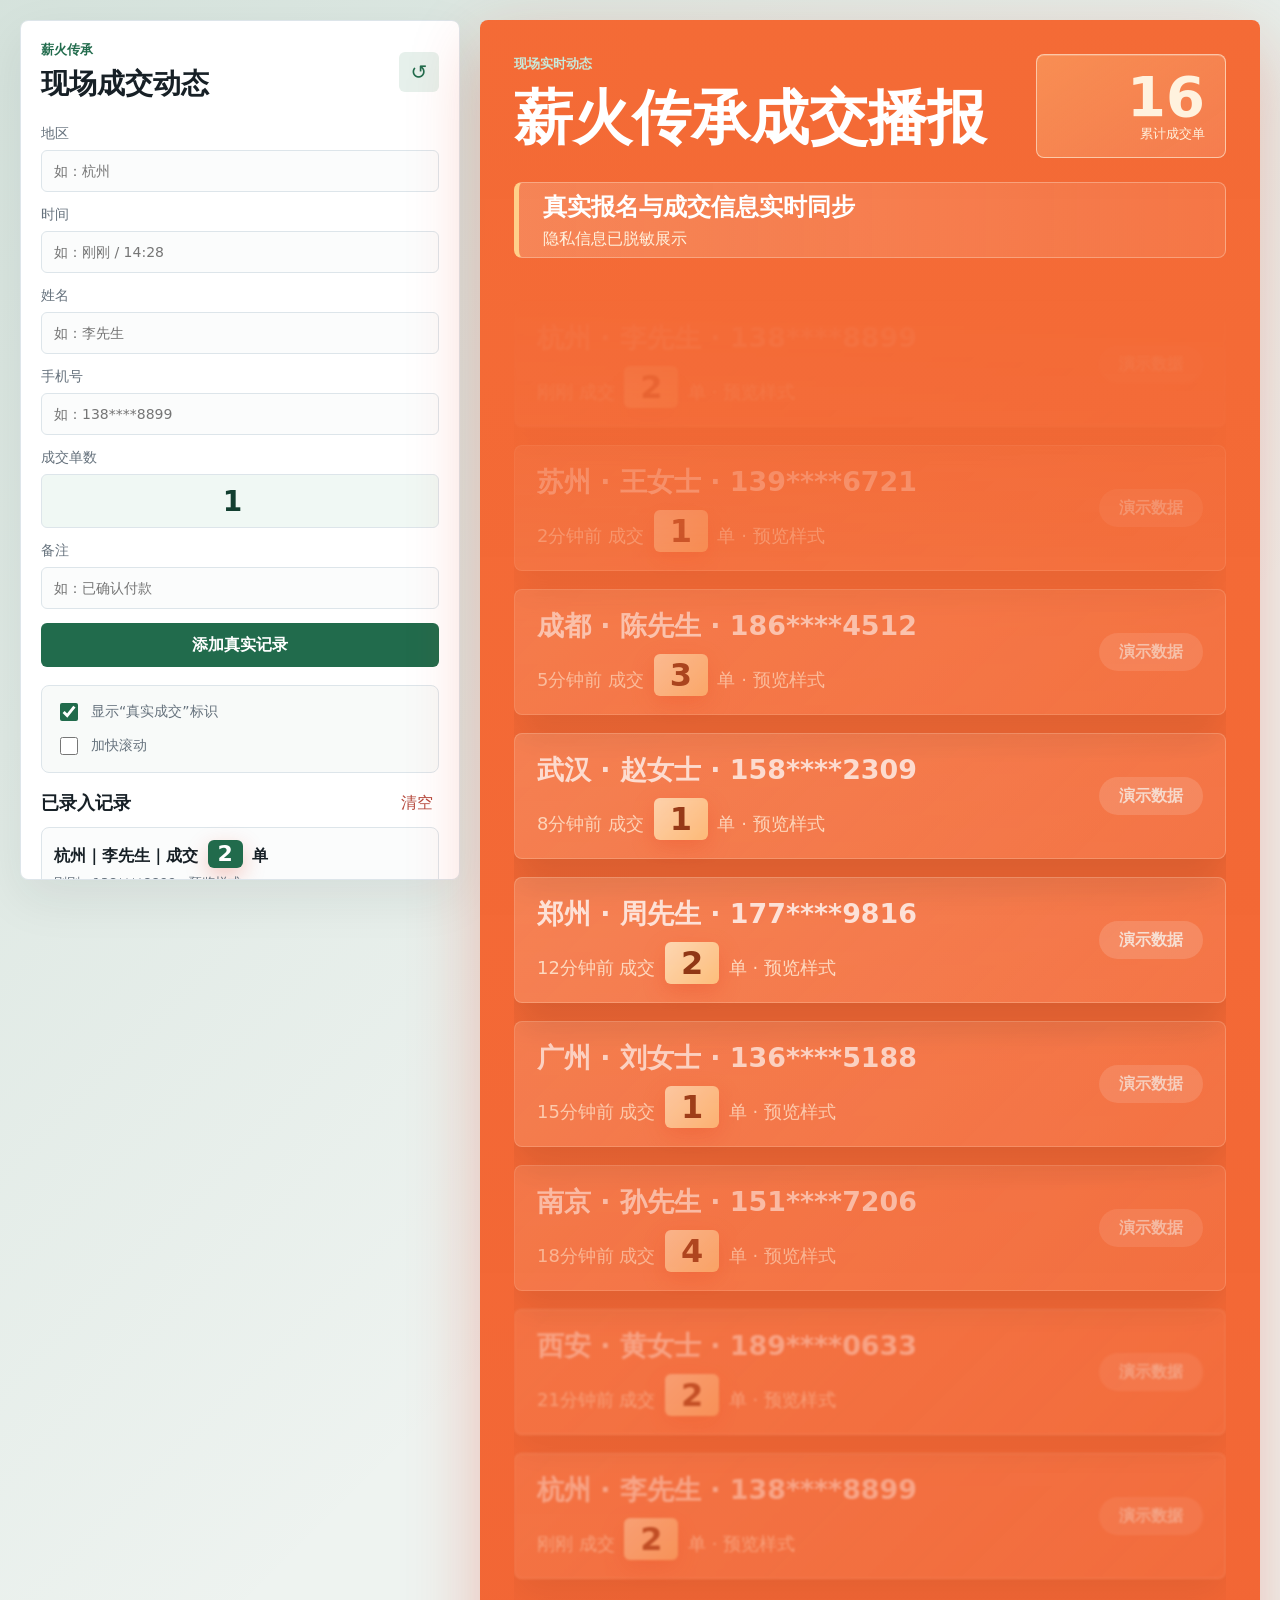
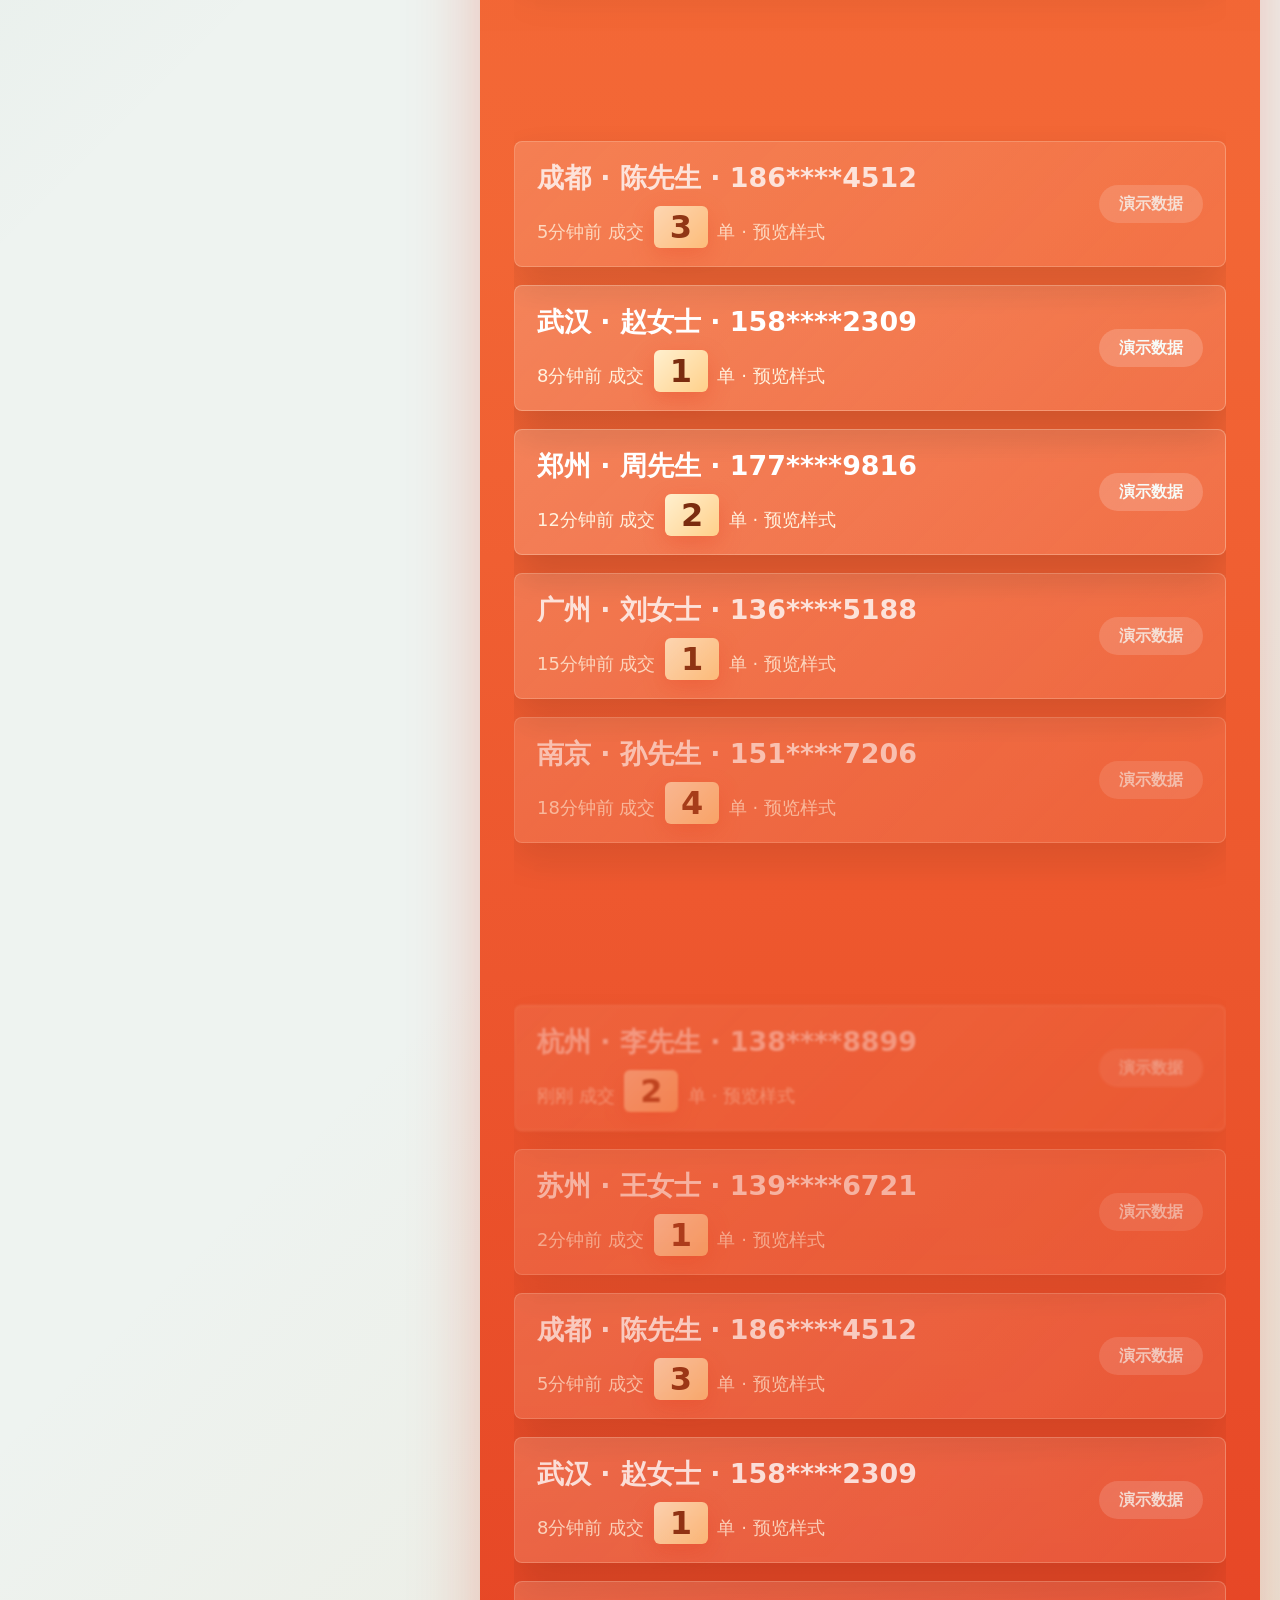
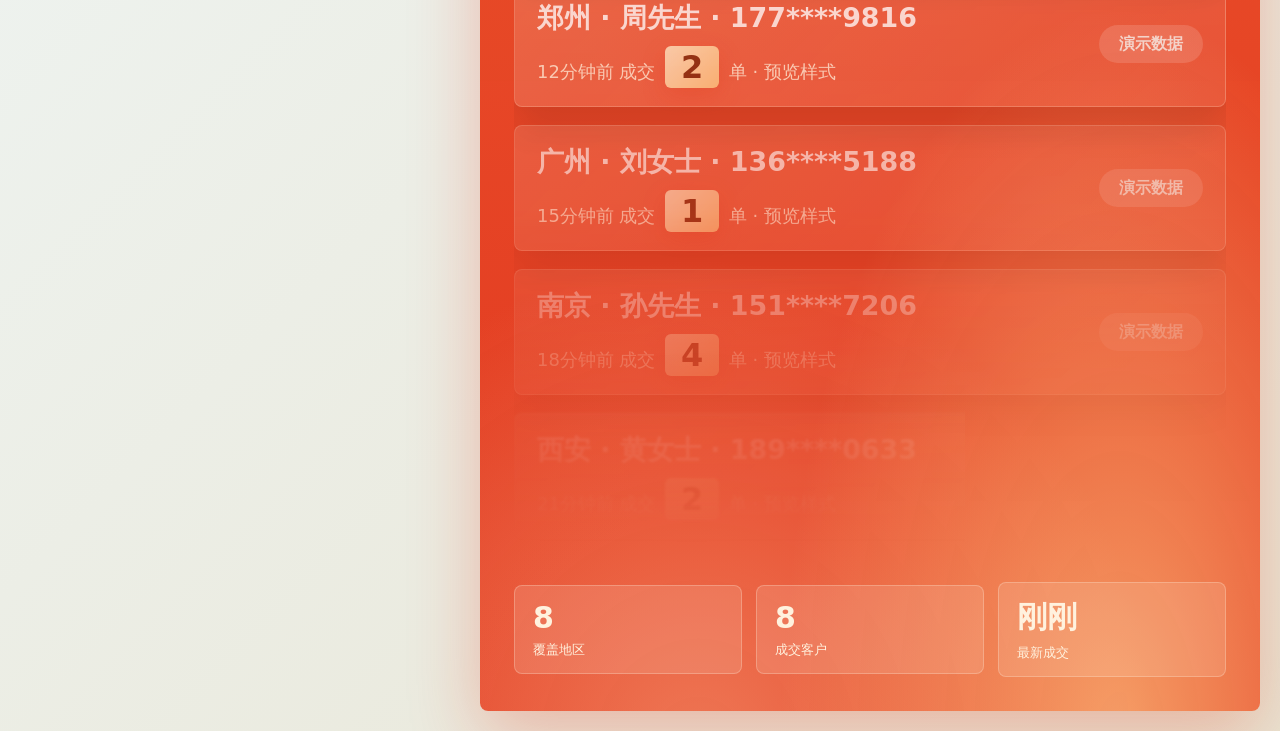
<file: index.html>
<!doctype html>
<html lang="zh-CN">
  <head>
    <meta charset="UTF-8" />
    <meta name="viewport" content="width=device-width, initial-scale=1.0" />
    <title>薪火传承｜现场成交动态</title>
    <link rel="stylesheet" href="styles.css" />
  </head>
  <body>
    <main class="shell">
      <section class="control-panel" aria-label="后台录入">
        <div class="brand-row">
          <div>
            <p class="eyebrow">薪火传承</p>
            <h1>现场成交动态</h1>
          </div>
          <button class="icon-button" id="resetData" type="button" title="恢复示例">
            <span aria-hidden="true">↺</span>
          </button>
        </div>

        <form class="entry-form" id="entryForm">
          <label>
            <span>地区</span>
            <input id="region" name="region" type="text" placeholder="如：杭州" required />
          </label>
          <label>
            <span>时间</span>
            <input id="time" name="time" type="text" placeholder="如：刚刚 / 14:28" required />
          </label>
          <label>
            <span>姓名</span>
            <input id="name" name="name" type="text" placeholder="如：李先生" required />
          </label>
          <label>
            <span>手机号</span>
            <input id="phone" name="phone" type="tel" placeholder="如：138****8899" required />
          </label>
          <label>
            <span>成交单数</span>
            <input id="orders" name="orders" type="number" min="1" value="1" required />
          </label>
          <label>
            <span>备注</span>
            <input id="note" name="note" type="text" placeholder="如：已确认付款" />
          </label>
          <button class="primary-button" type="submit">添加真实记录</button>
        </form>

        <div class="toolbar">
          <label class="switch">
            <input id="showVerified" type="checkbox" checked />
            <span>显示“真实成交”标识</span>
          </label>
          <label class="switch">
            <input id="fastMode" type="checkbox" />
            <span>加快滚动</span>
          </label>
        </div>

        <div class="records-head">
          <h2>已录入记录</h2>
          <button class="text-button" id="clearRecords" type="button">清空</button>
        </div>
        <div class="record-list" id="recordList"></div>
      </section>

      <section class="live-screen" aria-label="前台滚动展示">
        <div class="screen-top">
          <div>
            <p class="eyebrow light">现场实时动态</p>
            <h2>薪火传承成交播报</h2>
          </div>
          <div class="counter">
            <span id="totalOrders">0</span>
            <small>累计成交单</small>
          </div>
        </div>

        <div class="hero-strip">
          <div>
            <strong>真实报名与成交信息实时同步</strong>
            <span>隐私信息已脱敏展示</span>
          </div>
        </div>

        <div class="ticker-wrap">
          <div class="ticker" id="ticker"></div>
        </div>

        <div class="stats-row">
          <div>
            <span id="cityCount">0</span>
            <small>覆盖地区</small>
          </div>
          <div>
            <span id="buyerCount">0</span>
            <small>成交客户</small>
          </div>
          <div>
            <span id="latestTime">--</span>
            <small>最新成交</small>
          </div>
        </div>
      </section>
    </main>
    <script src="app.js"></script>
  </body>
</html>
</file>
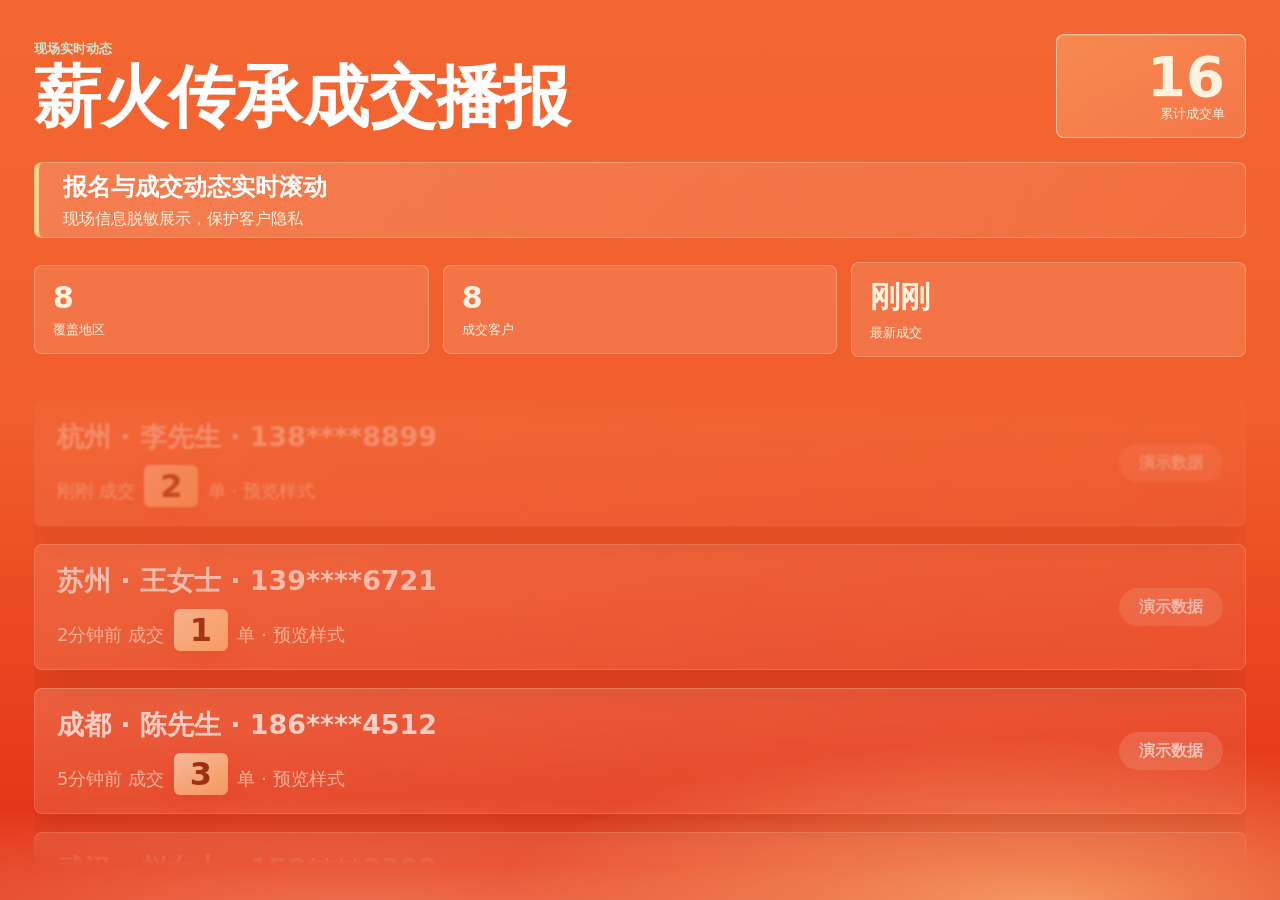
<file: display.html>
<!doctype html>
<html lang="zh-CN">
  <head>
    <meta charset="UTF-8" />
    <meta name="viewport" content="width=device-width, initial-scale=1.0" />
    <title>薪火传承｜成交播报</title>
    <link rel="stylesheet" href="styles.css" />
  </head>
  <body class="public-page">
    <main class="public-shell">
      <section class="live-screen public-screen" aria-label="成交播报展示">
        <div class="screen-top">
          <div>
            <p class="eyebrow light">现场实时动态</p>
            <h1>薪火传承成交播报</h1>
          </div>
          <div class="counter">
            <span id="totalOrders">0</span>
            <small>累计成交单</small>
          </div>
        </div>

        <div class="hero-strip">
          <div>
            <strong>报名与成交动态实时滚动</strong>
            <span>现场信息脱敏展示，保护客户隐私</span>
          </div>
        </div>

        <div class="ticker-wrap">
          <div class="ticker fast" id="ticker"></div>
        </div>

        <div class="stats-row">
          <div>
            <span id="cityCount">0</span>
            <small>覆盖地区</small>
          </div>
          <div>
            <span id="buyerCount">0</span>
            <small>成交客户</small>
          </div>
          <div>
            <span id="latestTime">--</span>
            <small>最新成交</small>
          </div>
        </div>
      </section>
    </main>
    <script src="app.js"></script>
  </body>
</html>
</file>
<file: styles.css>
:root {
  color-scheme: light;
  font-family:
    "Microsoft YaHei",
    "PingFang SC",
    "Hiragino Sans GB",
    system-ui,
    sans-serif;
  --ink: #172026;
  --muted: #66727d;
  --line: #dde5ea;
  --panel: #ffffff;
  --bg: #eef3f0;
  --brand-orange: #f46832;
  --brand-orange-dark: #e12d13;
  --brand-peach: #f7a67e;
  --brand-cream: #ffd08a;
  --brand-ink: #7b2c0f;
  --green: #216b4c;
  --green-dark: #123f30;
  --gold: #c79028;
  --red: #b64a3d;
}

* {
  box-sizing: border-box;
}

body {
  margin: 0;
  min-height: 100vh;
  color: var(--ink);
  background:
    linear-gradient(135deg, rgba(33, 107, 76, 0.12), transparent 36%),
    linear-gradient(315deg, rgba(199, 144, 40, 0.14), transparent 42%),
    var(--bg);
}

button,
input {
  font: inherit;
}

.shell {
  display: grid;
  grid-template-columns: minmax(340px, 440px) minmax(0, 1fr);
  gap: 20px;
  min-height: 100vh;
  padding: 20px;
}

.control-panel,
.live-screen {
  min-width: 0;
}

.control-panel {
  overflow: auto;
  max-height: calc(100vh - 40px);
  padding: 20px;
  border: 1px solid var(--line);
  border-radius: 8px;
  background: var(--panel);
  box-shadow: 0 18px 50px rgba(23, 32, 38, 0.08);
}

.brand-row,
.screen-top,
.records-head,
.stats-row {
  display: flex;
  align-items: center;
  justify-content: space-between;
  gap: 16px;
}

.eyebrow {
  margin: 0 0 6px;
  color: var(--green);
  font-size: 13px;
  font-weight: 700;
}

.eyebrow.light {
  color: #c8eadb;
}

h1,
h2 {
  margin: 0;
  letter-spacing: 0;
}

h1 {
  font-size: 28px;
}

.control-panel h2 {
  font-size: 18px;
}

.entry-form {
  display: grid;
  gap: 14px;
  margin-top: 22px;
}

.entry-form label {
  display: grid;
  gap: 7px;
  color: var(--muted);
  font-size: 14px;
}

.entry-form input {
  width: 100%;
  height: 42px;
  padding: 0 12px;
  border: 1px solid var(--line);
  border-radius: 6px;
  color: var(--ink);
  background: #fbfcfc;
  outline: none;
}

.entry-form input:focus {
  border-color: var(--green);
  box-shadow: 0 0 0 3px rgba(33, 107, 76, 0.12);
}

#orders {
  height: 54px;
  color: var(--green-dark);
  font-size: 28px;
  font-weight: 900;
  text-align: center;
  background: #f0f8f4;
}

.primary-button,
.icon-button,
.text-button {
  cursor: pointer;
  border: 0;
}

.primary-button {
  height: 44px;
  border-radius: 6px;
  color: #fff;
  font-weight: 700;
  background: var(--green);
}

.primary-button:hover {
  background: var(--green-dark);
}

.icon-button {
  width: 40px;
  height: 40px;
  border-radius: 6px;
  color: var(--green);
  background: #e6f0eb;
  font-size: 20px;
}

.text-button {
  color: var(--red);
  background: transparent;
}

.toolbar {
  display: grid;
  gap: 10px;
  margin: 18px 0;
  padding: 14px;
  border: 1px solid var(--line);
  border-radius: 8px;
  background: #f8faf9;
}

.switch {
  display: flex;
  align-items: center;
  gap: 10px;
  color: var(--muted);
  font-size: 14px;
}

.switch input {
  width: 18px;
  height: 18px;
  accent-color: var(--green);
}

.record-list {
  display: grid;
  gap: 10px;
  margin-top: 12px;
}

.record-item {
  display: grid;
  gap: 6px;
  padding: 12px;
  border: 1px solid var(--line);
  border-radius: 8px;
  background: #fbfcfc;
}

.record-item strong {
  color: var(--ink);
}

.record-item span {
  color: var(--muted);
  font-size: 13px;
}

.live-screen {
  position: relative;
  overflow: hidden;
  display: grid;
  grid-template-rows: auto auto 1fr auto;
  gap: 24px;
  min-height: calc(100vh - 40px);
  padding: 34px;
  border-radius: 8px;
  color: #fff;
  background:
    radial-gradient(ellipse 64% 28% at 82% 101%, rgba(255, 208, 138, 0.66), transparent 68%),
    radial-gradient(ellipse 84% 18% at 28% 101%, rgba(247, 166, 126, 0.56), transparent 70%),
    linear-gradient(180deg, rgba(244, 104, 50, 0.98) 0%, rgba(242, 96, 45, 0.96) 46%, rgba(225, 45, 19, 0.94) 100%),
    url("https://images.unsplash.com/photo-1556761175-b413da4baf72?auto=format&fit=crop&w=1800&q=80");
  background-size: cover;
  background-position: center;
  box-shadow: 0 24px 70px rgba(225, 45, 19, 0.28);
}

.screen-top h2 {
  font-size: clamp(34px, 4.6vw, 62px);
  font-weight: 900;
}

.screen-top h1 {
  color: #fff;
  font-size: clamp(40px, 5.2vw, 70px);
  font-weight: 900;
  line-height: 1.02;
}

.public-page {
  background: var(--brand-orange-dark);
}

.public-shell {
  min-height: 100vh;
  padding: 0;
}

.public-screen {
  height: 100vh;
  min-height: 100vh;
  grid-template-rows: auto auto auto minmax(0, 1fr);
  border-radius: 0;
}

.public-screen .screen-top {
  order: 1;
}

.public-screen .hero-strip {
  order: 2;
}

.public-screen .stats-row {
  order: 3;
}

.public-screen .ticker-wrap {
  order: 4;
}

.counter {
  display: grid;
  min-width: 190px;
  padding: 14px 20px;
  border: 1px solid rgba(255, 238, 218, 0.64);
  border-radius: 8px;
  background: linear-gradient(145deg, rgba(255, 208, 138, 0.34), rgba(255, 255, 255, 0.12));
  box-shadow: inset 0 1px 0 rgba(255, 255, 255, 0.18);
  text-align: right;
}

.counter span {
  color: #fff2de;
  font-size: 56px;
  font-weight: 800;
  line-height: 1;
}

.counter small,
.stats-row small {
  color: #fff2de;
}

.hero-strip {
  display: flex;
  align-items: center;
  min-height: 76px;
  padding: 0 24px;
  border: 1px solid rgba(255, 238, 218, 0.34);
  border-left: 5px solid var(--brand-cream);
  border-radius: 8px;
  background: linear-gradient(90deg, rgba(255, 238, 218, 0.2), rgba(255, 255, 255, 0.08));
}

.hero-strip div {
  display: grid;
  gap: 6px;
}

.hero-strip strong {
  font-size: 24px;
  font-weight: 900;
}

.hero-strip span {
  color: #fff2de;
}

.ticker-wrap {
  overflow: hidden;
  min-height: 0;
  border-top: 1px solid rgba(255, 238, 218, 0.28);
  border-bottom: 1px solid rgba(255, 238, 218, 0.28);
  mask-image: linear-gradient(transparent, rgba(0, 0, 0, 0.72) 10%, #000 38%, #000 62%, rgba(0, 0, 0, 0.72) 90%, transparent);
}

.ticker {
  display: grid;
  gap: 18px;
  padding: 18px 0;
  animation: scrollUp 30s linear infinite;
}

.ticker.fast {
  animation-duration: 22s;
}

.ticker-card {
  display: grid;
  grid-template-columns: 1fr auto;
  gap: 22px;
  align-items: center;
  min-height: 96px;
  padding: 18px 22px;
  border: 1px solid rgba(255, 242, 222, 0.28);
  border-radius: 8px;
  background: linear-gradient(135deg, rgba(255, 242, 222, 0.22), rgba(255, 255, 255, 0.1));
  backdrop-filter: blur(10px);
  box-shadow: 0 16px 38px rgba(0, 0, 0, 0.16);
}

.ticker-card:nth-child(8n + 1),
.ticker-card:nth-child(8n + 8) {
  opacity: 0.42;
  filter: blur(0.8px);
}

.ticker-card:nth-child(8n + 2),
.ticker-card:nth-child(8n + 7) {
  opacity: 0.62;
  filter: blur(0.45px);
}

.ticker-card:nth-child(8n + 3),
.ticker-card:nth-child(8n + 6) {
  opacity: 0.82;
}

.ticker-card:nth-child(8n + 4),
.ticker-card:nth-child(8n + 5) {
  opacity: 1;
}

.ticker-main {
  display: grid;
  gap: 10px;
  min-width: 0;
}

.ticker-main strong {
  overflow: hidden;
  font-size: clamp(24px, 2.1vw, 32px);
  font-weight: 900;
  text-overflow: ellipsis;
  white-space: nowrap;
}

.ticker-main span {
  color: #fff2de;
  font-size: clamp(17px, 1.4vw, 22px);
}

.order-count {
  display: inline-flex;
  align-items: center;
  justify-content: center;
  min-width: 54px;
  min-height: 42px;
  margin: 0 4px;
  padding: 0 10px;
  border-radius: 6px;
  color: var(--brand-ink);
  font-size: 32px;
  font-weight: 900;
  line-height: 1;
  background: linear-gradient(135deg, #fff0cf, var(--brand-cream));
  box-shadow: 0 8px 22px rgba(225, 45, 19, 0.26);
}

.record-item .order-count {
  min-width: 34px;
  min-height: 28px;
  color: #fff;
  font-size: 22px;
  background: var(--green);
}

.badge {
  display: inline-flex;
  align-items: center;
  justify-content: center;
  min-width: 104px;
  height: 38px;
  padding: 0 14px;
  border-radius: 999px;
  color: var(--brand-ink);
  font-weight: 800;
  background: #fff2de;
}

.badge.demo {
  color: #f7fbf8;
  background: rgba(255, 255, 255, 0.18);
}

.stats-row {
  display: grid;
  grid-template-columns: repeat(3, 1fr);
  gap: 14px;
}

.stats-row div {
  display: grid;
  gap: 6px;
  padding: 14px 18px;
  border: 1px solid rgba(255, 238, 218, 0.28);
  border-radius: 8px;
  background: rgba(255, 242, 222, 0.14);
}

.stats-row span {
  color: #fff2de;
  font-size: 30px;
  font-weight: 800;
}

@keyframes scrollUp {
  from {
    transform: translateY(0);
  }
  to {
    transform: translateY(-50%);
  }
}

@media (max-width: 900px) {
  .shell {
    grid-template-columns: 1fr;
  }

  .control-panel {
    max-height: none;
  }

  .live-screen {
    min-height: 720px;
  }

  .public-screen {
    height: auto;
    min-height: 100vh;
  }
}

@media (max-width: 560px) {
  .shell {
    padding: 12px;
  }

  .live-screen {
    padding: 18px;
    gap: 16px;
  }

  .public-screen {
    grid-template-rows: auto auto auto minmax(420px, 1fr);
  }

  .brand-row,
  .screen-top {
    align-items: flex-start;
    flex-direction: column;
  }

  .counter {
    width: 100%;
    text-align: left;
  }

  .ticker-card {
    grid-template-columns: 1fr;
    min-height: 96px;
    padding: 18px;
  }

  .ticker-main strong {
    white-space: normal;
  }

  .order-count {
    min-width: 44px;
    min-height: 36px;
    font-size: 26px;
  }

  .stats-row {
    grid-template-columns: 1fr;
  }
}
</file>
